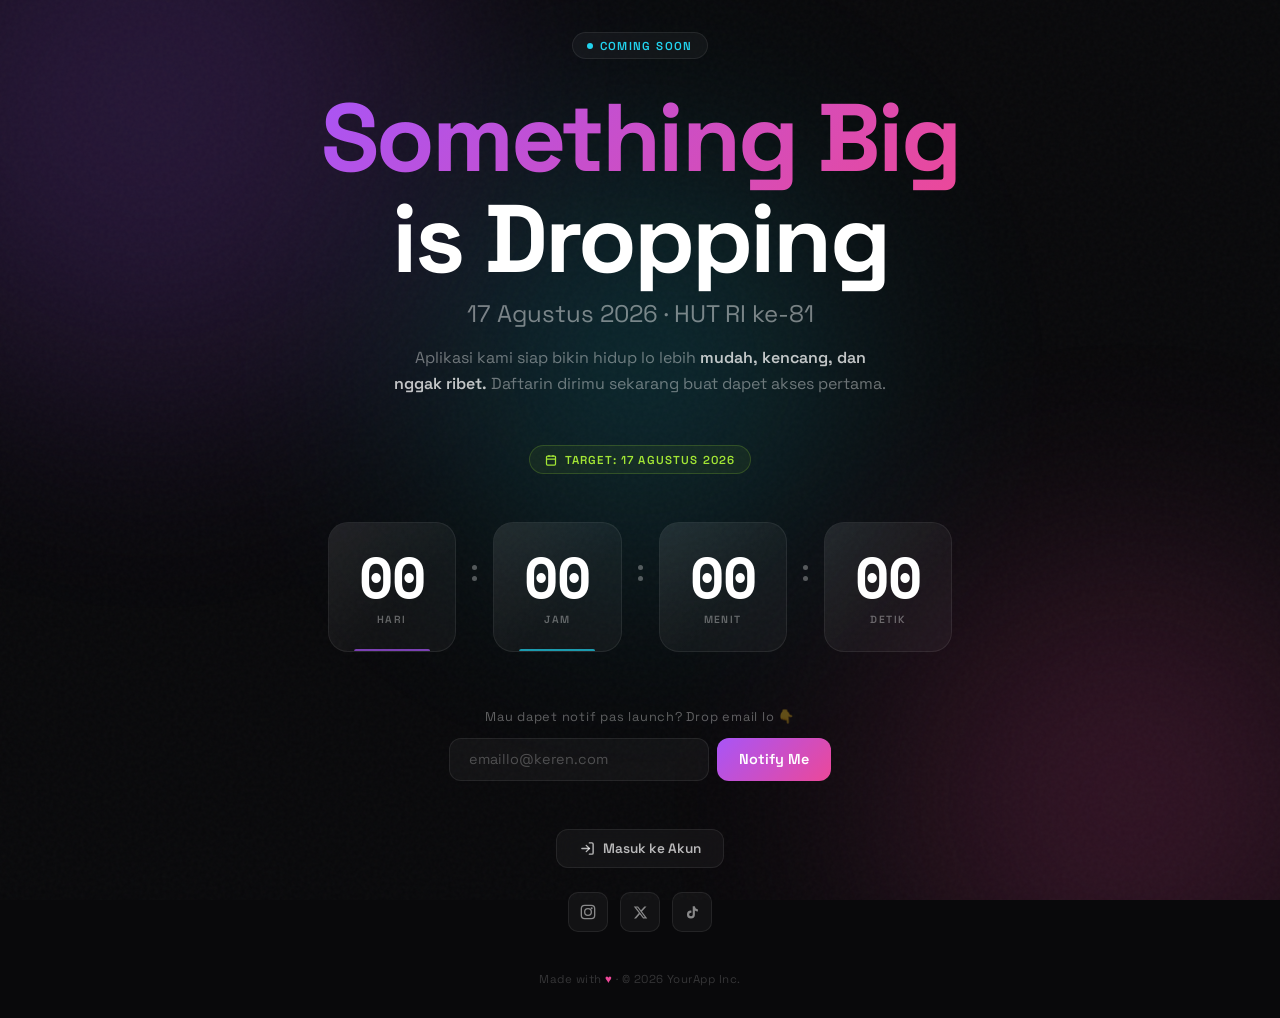
<file: index.html>
<!DOCTYPE html>
<html lang="id">
<head>
  <meta charset="UTF-8" />
  <meta name="viewport" content="width=device-width, initial-scale=1.0" />
  <title>App Launch — Coming Soon</title>
  <link rel="preconnect" href="https://fonts.googleapis.com" />
  <link rel="preconnect" href="https://fonts.gstatic.com" crossorigin />
  <link href="https://fonts.googleapis.com/css2?family=Space+Grotesk:wght@300;400;500;600;700&family=Space+Mono:wght@400;700&display=swap" rel="stylesheet" />
  <link rel="stylesheet" href="index.css" />
</head>
<body>

  <div class="bg-blobs">
    <div class="blob blob-1"></div>
    <div class="blob blob-2"></div>
    <div class="blob blob-3"></div>
  </div>

  <div class="wrapper">
    <div class="badge">
      <span class="badge-dot"></span>
      Coming Soon
    </div>

    <div class="heading">
      <h1>
        <span class="grad-text">Something Big</span><br>
        is Dropping
      </h1>
      <span class="sub">17 Agustus 2026 · HUT RI ke-81</span>
    </div>

    <p class="desc">
      Aplikasi kami siap bikin hidup lo lebih <strong>mudah, kencang, dan nggak ribet.</strong>
      Daftarin dirimu sekarang buat dapet akses pertama.
    </p>

    <div class="target-date">
      <svg width="12" height="12" viewBox="0 0 24 24" fill="none" stroke="currentColor" stroke-width="2.5"><rect x="3" y="4" width="18" height="18" rx="2"/><path d="M16 2v4M8 2v4M3 10h18"/></svg>
      Target: 17 Agustus 2026
    </div>

    <div class="countdown" id="countdown">
      <div class="countdown-card">
        <span class="countdown-number" id="days">00</span>
        <span class="countdown-label">Hari</span>
      </div>
      <div class="countdown-sep"><span></span><span></span></div>
      <div class="countdown-card">
        <span class="countdown-number" id="hours">00</span>
        <span class="countdown-label">Jam</span>
      </div>
      <div class="countdown-sep"><span></span><span></span></div>
      <div class="countdown-card">
        <span class="countdown-number" id="minutes">00</span>
        <span class="countdown-label">Menit</span>
      </div>
      <div class="countdown-sep"><span></span><span></span></div>
      <div class="countdown-card">
        <span class="countdown-number" id="seconds">00</span>
        <span class="countdown-label">Detik</span>
      </div>
    </div>

    <div class="notify-section">
      <span class="notify-label">Mau dapet notif pas launch? Drop email lo 👇</span>
      <div class="notify-form">
        <input class="notify-input" type="email" id="emailInput" placeholder="emaillo@keren.com" />
        <button class="notify-btn" onclick="handleSubmit()">Notify Me</button>
      </div>
      <span class="notify-success" id="successMsg">✓ Siapp! Lo bakal jadi yang pertama tau 🔥</span>
    </div>

    <a href="login.html" class="login-btn">
      <svg width="15" height="15" viewBox="0 0 24 24" fill="none" stroke="currentColor" stroke-width="2.2" stroke-linecap="round"><path d="M15 3h4a2 2 0 012 2v14a2 2 0 01-2 2h-4"/><polyline points="10 17 15 12 10 7"/><line x1="15" y1="12" x2="3" y2="12"/></svg>
      Masuk ke Akun
    </a>

    <div class="socials">
      <a href="#" class="social-link" aria-label="Instagram">
        <svg width="16" height="16" viewBox="0 0 24 24" fill="none" stroke="currentColor" stroke-width="2" stroke-linecap="round" stroke-linejoin="round"><rect x="2" y="2" width="20" height="20" rx="5"/><circle cx="12" cy="12" r="5"/><circle cx="17.5" cy="6.5" r="1.5" fill="currentColor" stroke="none"/></svg>
      </a>
      <a href="#" class="social-link" aria-label="Twitter / X">
        <svg width="15" height="15" viewBox="0 0 24 24" fill="currentColor"><path d="M18.244 2.25h3.308l-7.227 8.26 8.502 11.24H16.17l-5.214-6.817L4.99 21.75H1.68l7.73-8.835L1.254 2.25H8.08l4.713 6.231zm-1.161 17.52h1.833L7.084 4.126H5.117z"/></svg>
      </a>
      <a href="#" class="social-link" aria-label="TikTok">
        <svg width="15" height="15" viewBox="0 0 24 24" fill="currentColor"><path d="M19.59 6.69a4.83 4.83 0 01-3.77-4.25V2h-3.45v13.67a2.89 2.89 0 01-2.88 2.5 2.89 2.89 0 01-2.89-2.89 2.89 2.89 0 012.89-2.89c.28 0 .54.04.79.1V9.01a6.33 6.33 0 00-.79-.05 6.34 6.34 0 00-6.34 6.34 6.34 6.34 0 006.34 6.34 6.34 6.34 0 006.33-6.34V8.69a8.26 8.26 0 004.83 1.56V6.79a4.85 4.85 0 01-1.06-.1z"/></svg>
      </a>
    </div>

    <p class="footer">Made with <span>♥</span> · &copy; 2026 YourApp Inc.</p>
  </div>

  <script src="index.js"></script>
</body>
</html>
</file>
<file: index.css>
*, *::before, *::after {
  margin: 0;
  padding: 0;
  box-sizing: border-box;
}

:root {
  --purple: #a855f7;
  --pink: #ec4899;
  --cyan: #22d3ee;
  --lime: #a3e635;
  --bg: #09090b;
  --glass: rgba(255, 255, 255, 0.04);
  --glass-border: rgba(255, 255, 255, 0.08);
}

html { scroll-behavior: smooth; }

body {
  font-family: 'Space Grotesk', sans-serif;
  background-color: var(--bg);
  color: #fff;
  min-height: 100vh;
  overflow-x: hidden;
  position: relative;
}

/* ── Background Blobs ── */
.bg-blobs {
  position: fixed;
  inset: 0;
  z-index: 0;
  pointer-events: none;
  overflow: hidden;
}

.blob {
  position: absolute;
  border-radius: 50%;
  filter: blur(120px);
  opacity: 0.18;
  animation: drift 12s ease-in-out infinite alternate;
}

.blob-1 {
  width: 600px; height: 600px;
  background: var(--purple);
  top: -200px; left: -150px;
  animation-delay: 0s;
}

.blob-2 {
  width: 500px; height: 500px;
  background: var(--pink);
  bottom: -150px; right: -100px;
  animation-delay: -4s;
}

.blob-3 {
  width: 400px; height: 400px;
  background: var(--cyan);
  top: 40%; left: 50%;
  transform: translate(-50%, -50%);
  animation-delay: -8s;
}

@keyframes drift {
  from { transform: translate(0, 0) scale(1); }
  to   { transform: translate(30px, -30px) scale(1.08); }
}

/* ── Noise Overlay ── */
body::before {
  content: '';
  position: fixed;
  inset: 0;
  z-index: 1;
  background-image: url("data:image/svg+xml,%3Csvg viewBox='0 0 256 256' xmlns='http://www.w3.org/2000/svg'%3E%3Cfilter id='noise'%3E%3CfeTurbulence type='fractalNoise' baseFrequency='0.9' numOctaves='4' stitchTiles='stitch'/%3E%3C/filter%3E%3Crect width='100%25' height='100%25' filter='url(%23noise)' opacity='1'/%3E%3C/svg%3E");
  opacity: 0.03;
  pointer-events: none;
}

/* ── Layout ── */
.wrapper {
  position: relative;
  z-index: 2;
  min-height: 100vh;
  display: flex;
  flex-direction: column;
  align-items: center;
  justify-content: center;
  padding: 2rem 1.5rem;
  gap: 0;
}

/* ── Badge ── */
.badge {
  display: inline-flex;
  align-items: center;
  gap: 0.4rem;
  padding: 0.35rem 0.9rem;
  border-radius: 999px;
  border: 1px solid var(--glass-border);
  background: var(--glass);
  backdrop-filter: blur(12px);
  font-size: 0.72rem;
  font-weight: 600;
  letter-spacing: 0.12em;
  text-transform: uppercase;
  color: var(--cyan);
  margin-bottom: 1.8rem;
  animation: fadeDown 0.6s ease both;
}

.badge-dot {
  width: 6px; height: 6px;
  border-radius: 50%;
  background: var(--cyan);
  animation: pulse 1.8s ease infinite;
}

@keyframes pulse {
  0%, 100% { opacity: 1; transform: scale(1); }
  50%       { opacity: 0.4; transform: scale(0.8); }
}

/* ── Heading ── */
.heading {
  text-align: center;
  animation: fadeDown 0.7s 0.1s ease both;
  margin-bottom: 1rem;
}

.heading h1 {
  font-size: clamp(2.8rem, 8vw, 6rem);
  font-weight: 700;
  line-height: 1.05;
  letter-spacing: -0.03em;
}

.grad-text {
  background: linear-gradient(135deg, var(--purple) 0%, var(--pink) 50%, var(--cyan) 100%);
  -webkit-background-clip: text;
  -webkit-text-fill-color: transparent;
  background-clip: text;
  background-size: 200% 200%;
  animation: gradShift 5s ease infinite;
}

@keyframes gradShift {
  0%   { background-position: 0% 50%; }
  50%  { background-position: 100% 50%; }
  100% { background-position: 0% 50%; }
}

.heading .sub {
  display: block;
  color: rgba(255,255,255,0.45);
  font-size: clamp(1rem, 2.5vw, 1.5rem);
  font-weight: 400;
  margin-top: 0.5rem;
}

/* ── Description ── */
.desc {
  text-align: center;
  max-width: 500px;
  color: rgba(255,255,255,0.4);
  font-size: 1rem;
  line-height: 1.65;
  margin-bottom: 3rem;
  animation: fadeDown 0.7s 0.2s ease both;
}

.desc strong {
  color: rgba(255,255,255,0.75);
  font-weight: 600;
}

/* ── Countdown Grid ── */
.countdown {
  display: flex;
  gap: 1rem;
  flex-wrap: wrap;
  justify-content: center;
  margin-bottom: 3.5rem;
  animation: fadeUp 0.7s 0.3s ease both;
}

.countdown-card {
  display: flex;
  flex-direction: column;
  align-items: center;
  gap: 0.5rem;
  padding: 1.6rem 1.4rem;
  min-width: 100px;
  border-radius: 20px;
  border: 1px solid var(--glass-border);
  background: var(--glass);
  backdrop-filter: blur(20px);
  position: relative;
  overflow: hidden;
  transition: transform 0.2s ease, border-color 0.2s ease;
}

.countdown-card:hover {
  transform: translateY(-4px);
  border-color: rgba(255,255,255,0.18);
}

.countdown-card::before {
  content: '';
  position: absolute;
  inset: 0;
  background: linear-gradient(135deg, rgba(255,255,255,0.06) 0%, transparent 60%);
  pointer-events: none;
}

.countdown-card:nth-child(1) { --accent: var(--purple); }
.countdown-card:nth-child(2) { --accent: var(--pink); }
.countdown-card:nth-child(3) { --accent: var(--cyan); }
.countdown-card:nth-child(4) { --accent: var(--lime); }

.countdown-card::after {
  content: '';
  position: absolute;
  bottom: 0; left: 50%;
  transform: translateX(-50%);
  width: 60%;
  height: 2px;
  background: var(--accent);
  border-radius: 2px 2px 0 0;
  opacity: 0.7;
}

.countdown-number {
  font-family: 'Space Mono', monospace;
  font-size: clamp(2.2rem, 6vw, 3.5rem);
  font-weight: 700;
  line-height: 1;
  color: #fff;
  min-width: 2.4ch;
  text-align: center;
  letter-spacing: -0.02em;
  transition: transform 0.15s ease;
}

.countdown-number.flip {
  transform: scale(1.15);
}

.countdown-label {
  font-size: 0.65rem;
  font-weight: 600;
  letter-spacing: 0.14em;
  text-transform: uppercase;
  color: rgba(255,255,255,0.35);
}

/* ── Divider dot ── */
.countdown-sep {
  display: flex;
  align-items: center;
  padding-bottom: 1.8rem;
  flex-direction: column;
  justify-content: center;
  gap: 6px;
  opacity: 0.3;
}

.countdown-sep span {
  width: 5px; height: 5px;
  background: #fff;
  border-radius: 50%;
  display: block;
}

/* ── Email Form ── */
.notify-section {
  display: flex;
  flex-direction: column;
  align-items: center;
  gap: 0.8rem;
  animation: fadeUp 0.7s 0.45s ease both;
  margin-bottom: 3rem;
}

.notify-label {
  font-size: 0.8rem;
  color: rgba(255,255,255,0.35);
  letter-spacing: 0.06em;
}

.notify-form {
  display: flex;
  gap: 0.5rem;
  flex-wrap: wrap;
  justify-content: center;
}

.notify-input {
  padding: 0.7rem 1.2rem;
  border-radius: 12px;
  border: 1px solid var(--glass-border);
  background: var(--glass);
  backdrop-filter: blur(12px);
  color: #fff;
  font-family: 'Space Grotesk', sans-serif;
  font-size: 0.9rem;
  outline: none;
  width: 260px;
  transition: border-color 0.2s ease;
}

.notify-input::placeholder { color: rgba(255,255,255,0.25); }

.notify-input:focus {
  border-color: var(--purple);
}

.notify-btn {
  padding: 0.7rem 1.4rem;
  border-radius: 12px;
  border: none;
  background: linear-gradient(135deg, var(--purple), var(--pink));
  color: #fff;
  font-family: 'Space Grotesk', sans-serif;
  font-size: 0.9rem;
  font-weight: 600;
  cursor: pointer;
  transition: opacity 0.2s ease, transform 0.15s ease;
  white-space: nowrap;
}

.notify-btn:hover {
  opacity: 0.85;
  transform: scale(1.03);
}

.notify-btn:active { transform: scale(0.98); }

.notify-success {
  display: none;
  color: var(--lime);
  font-size: 0.85rem;
  font-weight: 500;
}

/* ── Login Button ── */
.login-btn {
  display: inline-flex;
  align-items: center;
  gap: 0.5rem;
  padding: 0.65rem 1.4rem;
  border-radius: 12px;
  border: 1px solid var(--glass-border);
  background: var(--glass);
  backdrop-filter: blur(12px);
  color: rgba(255,255,255,0.7);
  font-family: 'Space Grotesk', sans-serif;
  font-size: 0.85rem;
  font-weight: 600;
  text-decoration: none;
  transition: background 0.2s, border-color 0.2s, color 0.2s, transform 0.15s;
  animation: fadeUp 0.7s 0.7s ease both;
  margin-bottom: 1.5rem;
}
.login-btn:hover {
  background: rgba(255,255,255,0.08);
  border-color: rgba(255,255,255,0.18);
  color: #fff;
  transform: translateY(-1px);
}

/* ── Social Links ── */
.socials {
  display: flex;
  gap: 0.75rem;
  animation: fadeUp 0.7s 0.55s ease both;
  margin-bottom: 2.5rem;
}

.social-link {
  width: 40px; height: 40px;
  border-radius: 10px;
  border: 1px solid var(--glass-border);
  background: var(--glass);
  backdrop-filter: blur(12px);
  display: flex;
  align-items: center;
  justify-content: center;
  color: rgba(255,255,255,0.5);
  text-decoration: none;
  font-size: 1rem;
  transition: color 0.2s, border-color 0.2s, transform 0.15s;
}

.social-link:hover {
  color: #fff;
  border-color: rgba(255,255,255,0.2);
  transform: translateY(-2px);
}

/* ── Footer ── */
.footer {
  color: rgba(255,255,255,0.18);
  font-size: 0.72rem;
  letter-spacing: 0.04em;
  animation: fadeUp 0.7s 0.65s ease both;
}

.footer span {
  color: var(--pink);
}

/* ── Target Date ── */
.target-date {
  display: inline-flex;
  align-items: center;
  gap: 0.5rem;
  padding: 0.4rem 0.9rem;
  border-radius: 999px;
  border: 1px solid rgba(163, 230, 53, 0.2);
  background: rgba(163, 230, 53, 0.06);
  color: var(--lime);
  font-size: 0.72rem;
  font-weight: 600;
  letter-spacing: 0.1em;
  text-transform: uppercase;
  margin-bottom: 3rem;
  animation: fadeDown 0.7s 0.15s ease both;
}

/* ── Animations ── */
@keyframes fadeDown {
  from { opacity: 0; transform: translateY(-16px); }
  to   { opacity: 1; transform: translateY(0); }
}

@keyframes fadeUp {
  from { opacity: 0; transform: translateY(16px); }
  to   { opacity: 1; transform: translateY(0); }
}

/* ── Responsive ── */
@media (max-width: 480px) {
  .countdown-card { min-width: 80px; padding: 1.2rem 1rem; }
  .countdown-sep  { display: none; }
  .notify-input   { width: 100%; }
  .notify-form    { width: 100%; max-width: 320px; }
  .notify-btn     { width: 100%; }
}
</file>
